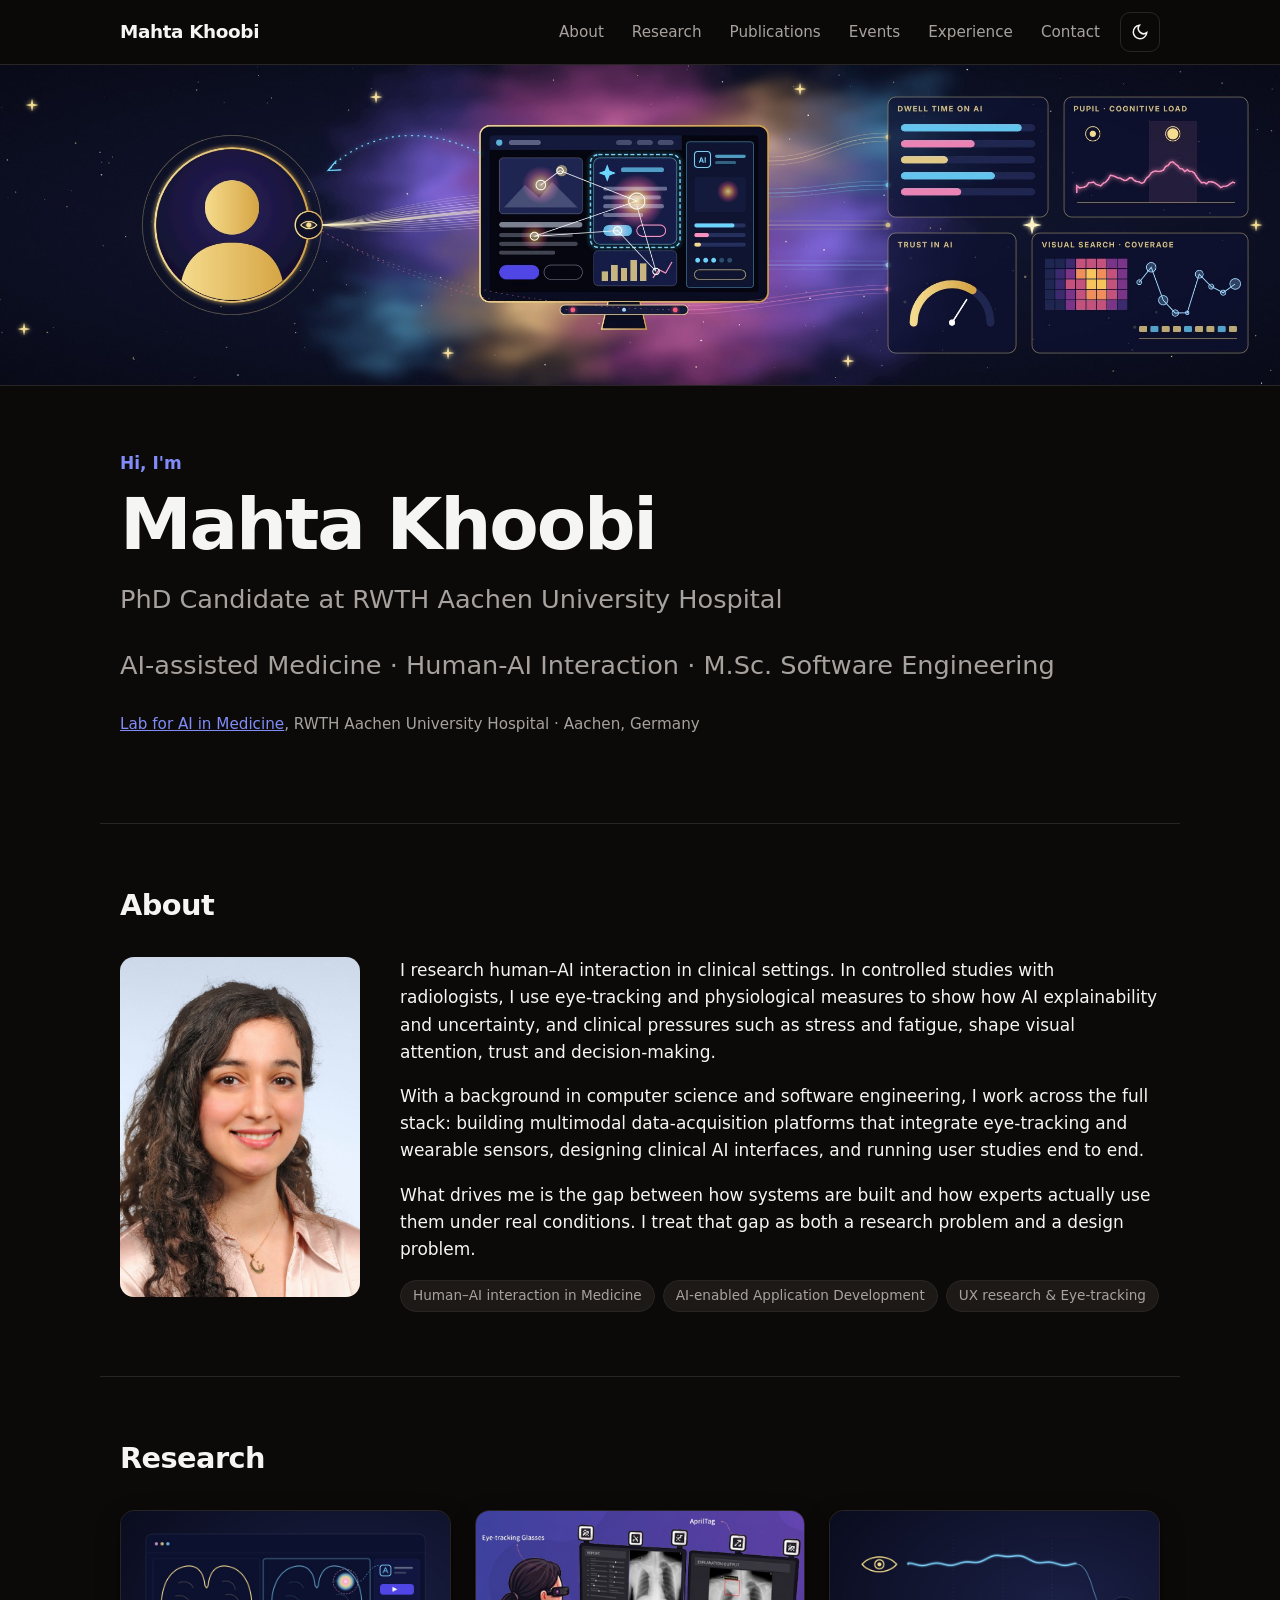
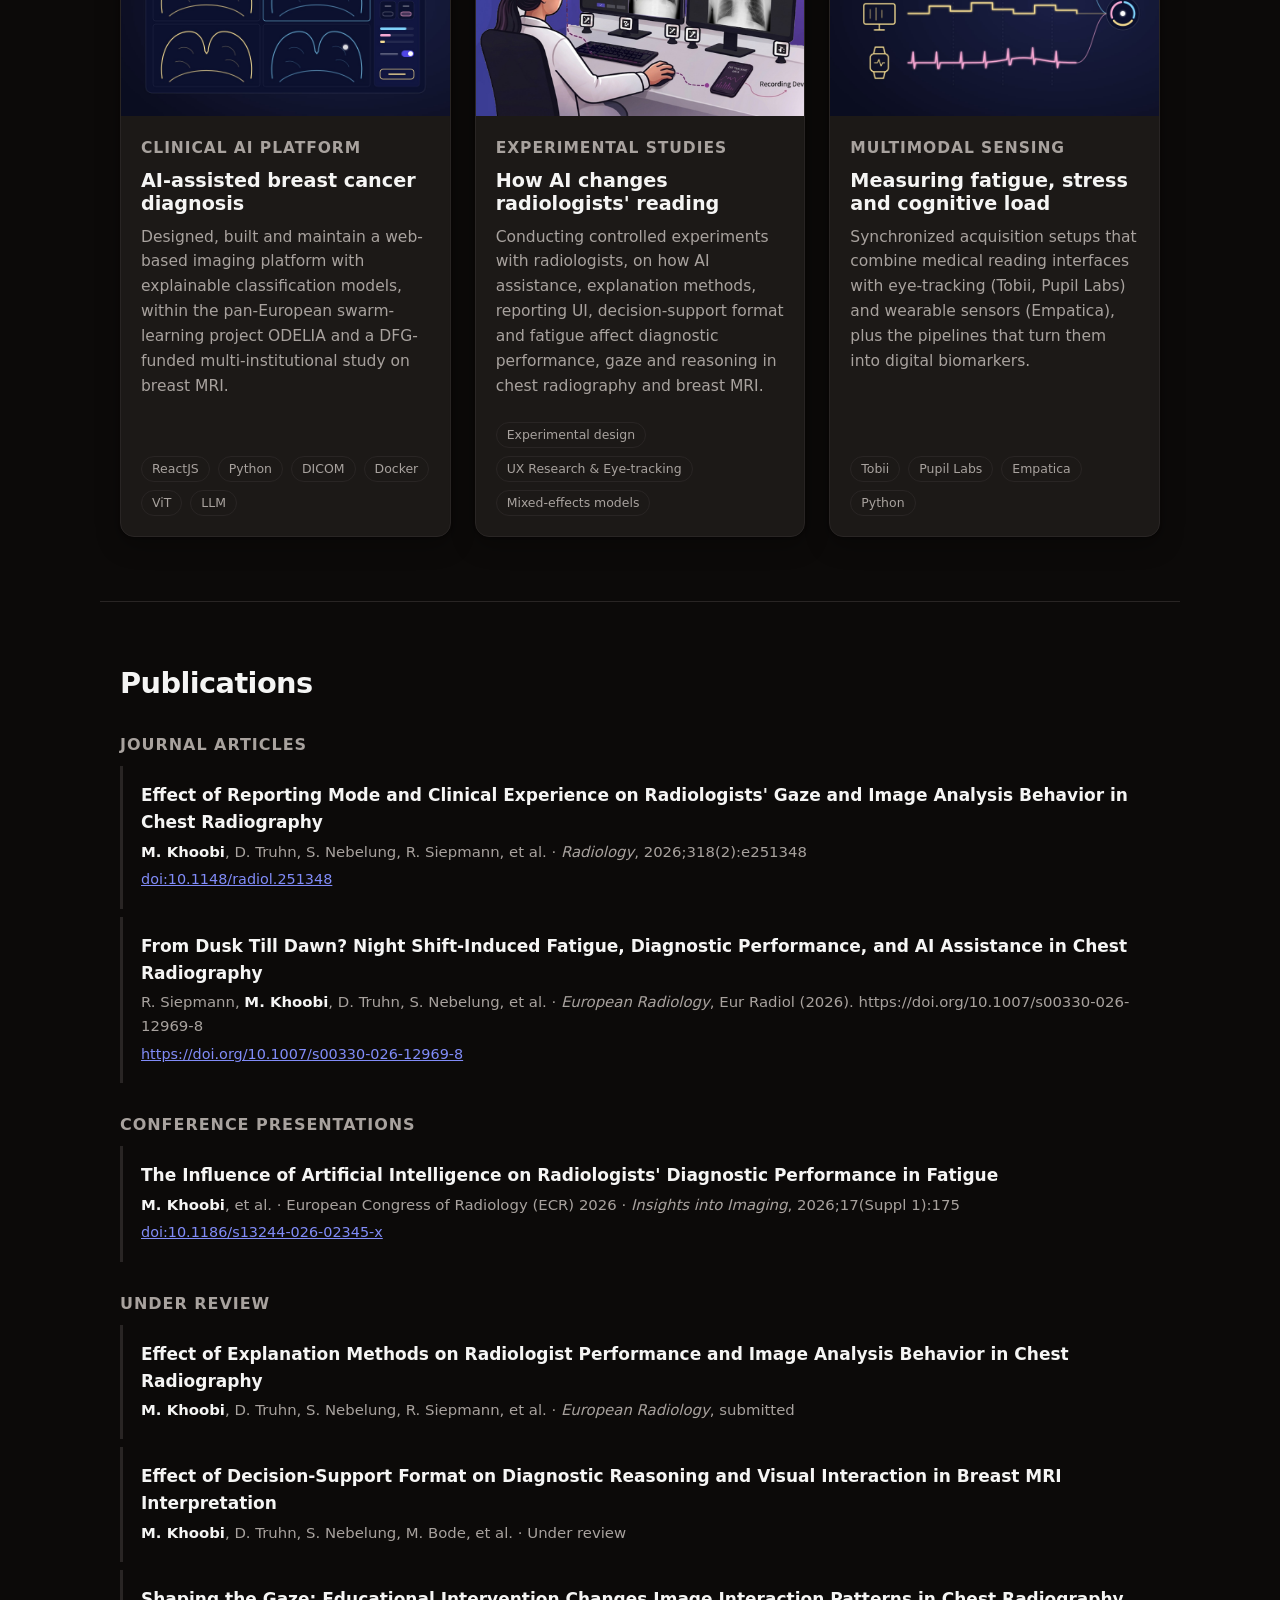
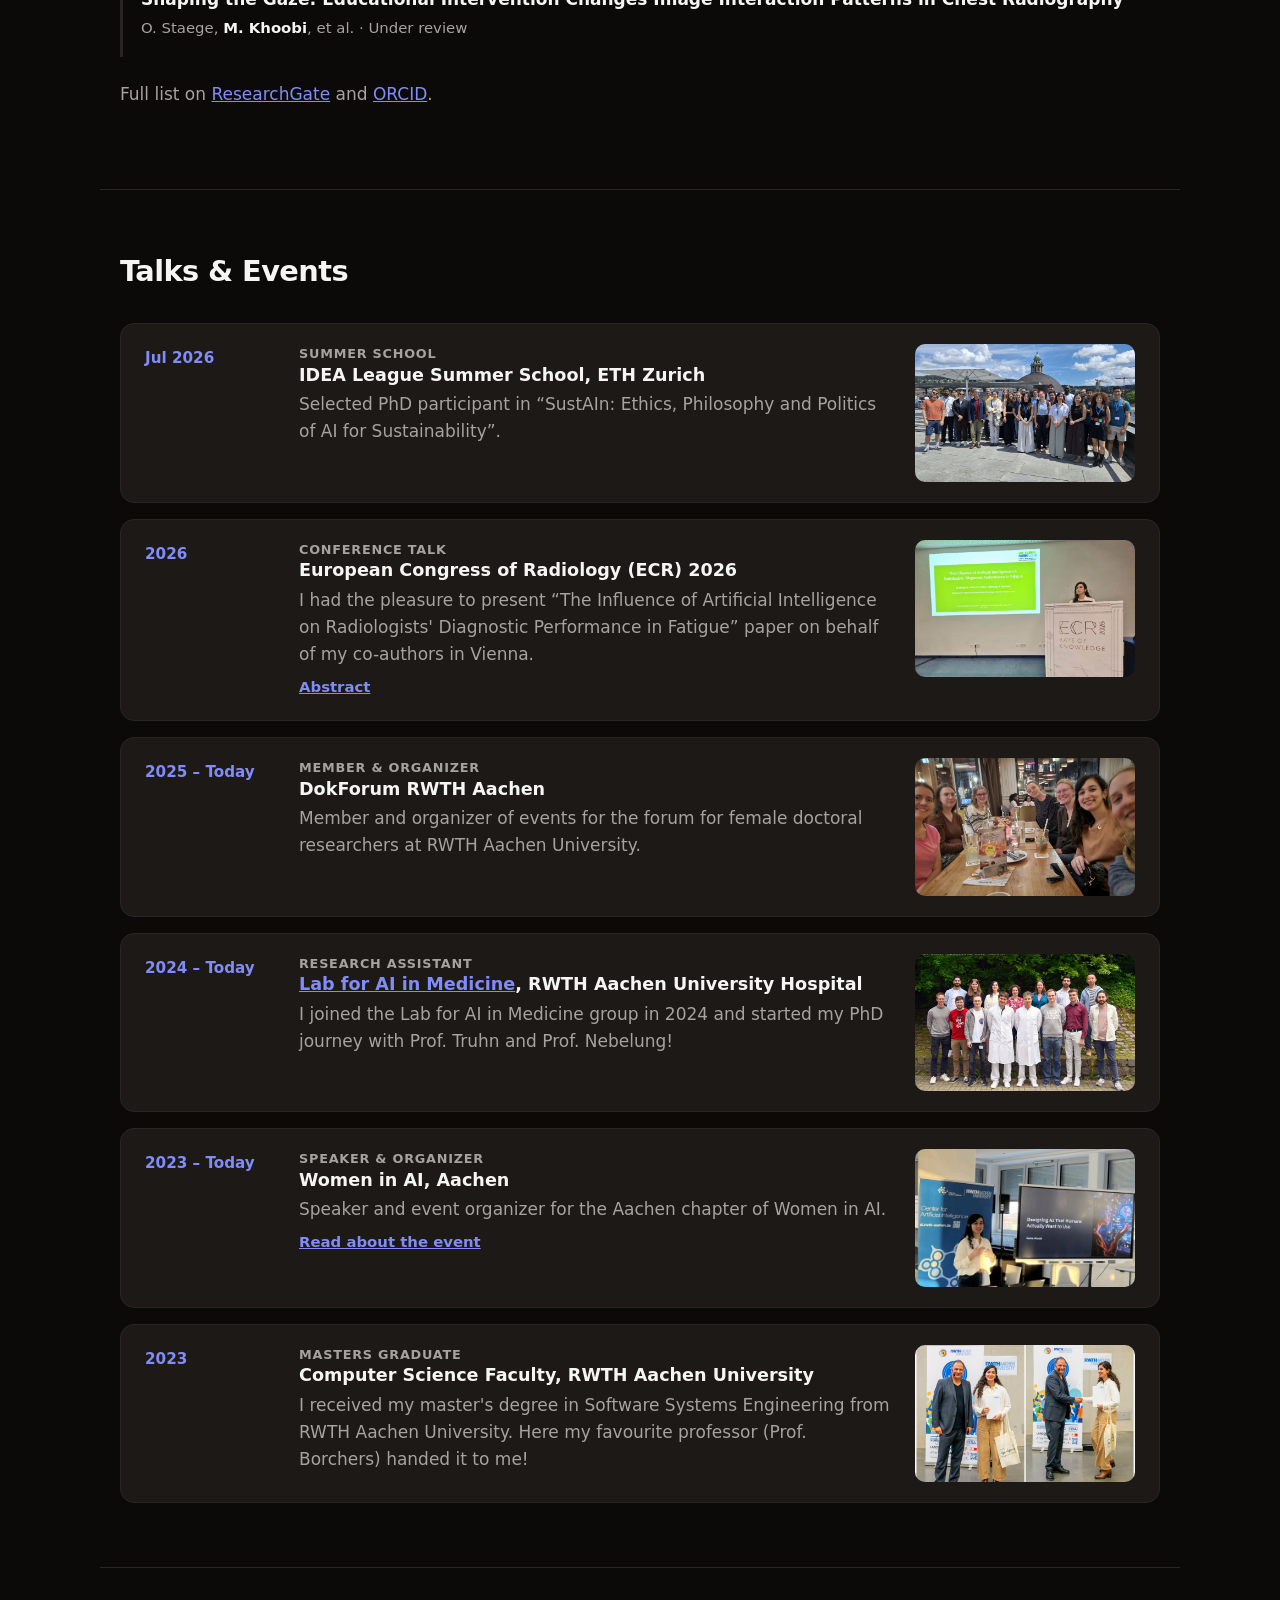
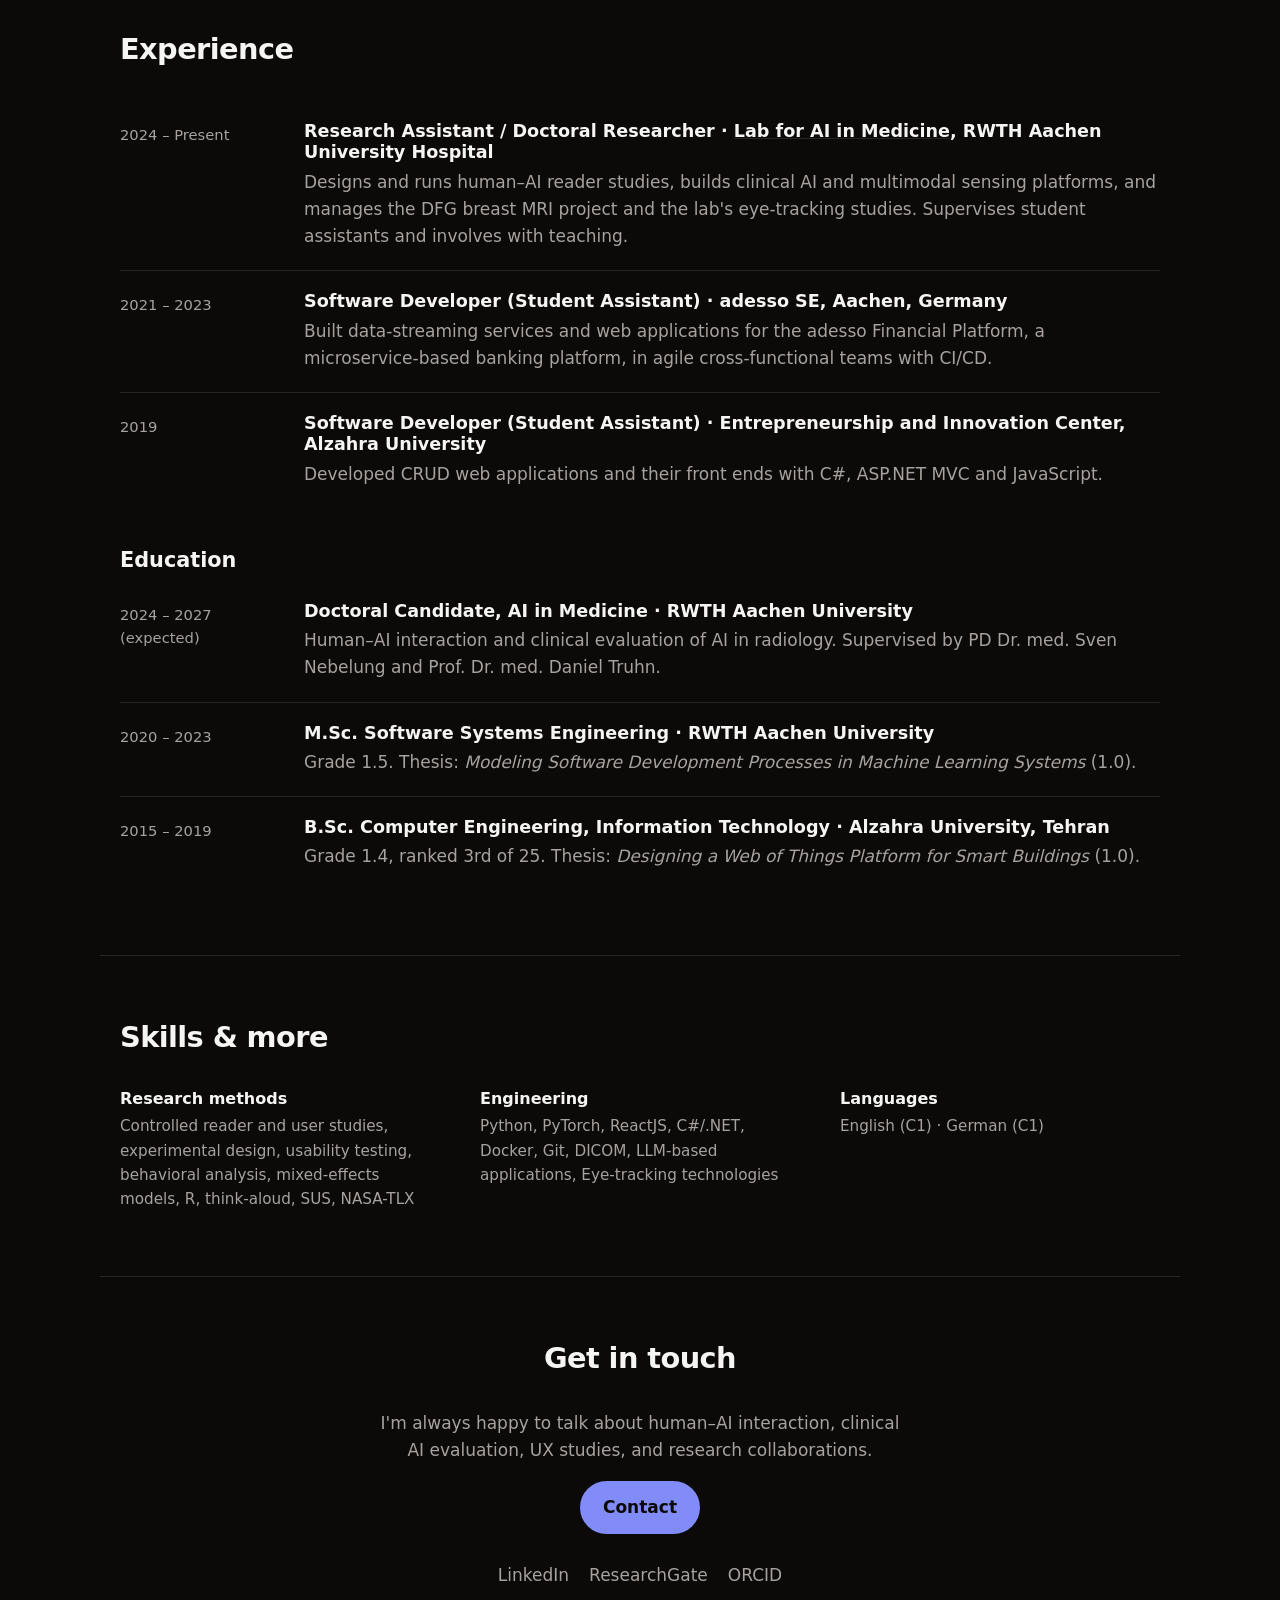
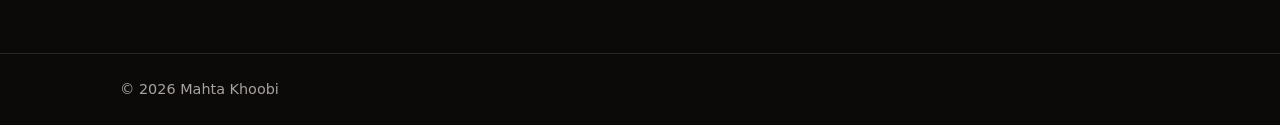
<file: index.html>
<!doctype html>
<html lang="en" data-theme="dark">
<head>
  <meta charset="utf-8">
  <meta name="viewport" content="width=device-width, initial-scale=1">
  <title>Mahta Khoobi · Human–AI Interaction in Clinical AI</title>
  <meta name="description" content="Mahta Khoobi is a doctoral researcher at RWTH Aachen University studying human-AI interaction with software engineering background.">
  <meta property="og:title" content="Mahta Khoobi · Human–AI Interaction in Clinical AI">
  <meta property="og:description" content="Doctoral researcher at RWTH Aachen University studying human-AI interaction with software engineering background.">
  <meta property="og:type" content="website">
  <meta property="og:image" content="assets/cover2.jpg">
  <link rel="icon" href="assets/favicon.svg" type="image/svg+xml">
  <link rel="stylesheet" href="styles.css">
  <script>
    // Apply saved theme before paint to avoid a flash.
    try {
      var t = localStorage.getItem('theme');
      if (t) document.documentElement.dataset.theme = t;
    } catch (e) {}
  </script>
</head>
<body>
  <a class="skip-link" href="#main">Skip to content</a>

  <header class="site-header">
    <div class="container header-inner">
      <a class="logo" href="#top" aria-label="Home">Mahta Khoobi</a>
      <nav class="nav" aria-label="Main">
        <button class="nav-toggle" aria-expanded="false" aria-controls="nav-links" aria-label="Open menu">
          <span></span><span></span><span></span>
        </button>
        <ul id="nav-links" class="nav-links">
          <li><a href="#about">About</a></li>
          <li><a href="#research">Research</a></li>
          <li><a href="#publications">Publications</a></li>
          <li><a href="#events">Events</a></li>
          <li><a href="#experience">Experience</a></li>
          <li><a href="#contact">Contact</a></li>
        </ul>
        <button class="theme-toggle" aria-label="Toggle dark mode" title="Toggle dark mode">
          <svg class="icon-sun" viewBox="0 0 24 24" aria-hidden="true"><circle cx="12" cy="12" r="4"/><path d="M12 2v2M12 20v2M4.9 4.9l1.4 1.4M17.7 17.7l1.4 1.4M2 12h2M20 12h2M4.9 19.1l1.4-1.4M17.7 6.3l1.4-1.4"/></svg>
          <svg class="icon-moon" viewBox="0 0 24 24" aria-hidden="true"><path d="M21 12.8A9 9 0 1 1 11.2 3a7 7 0 0 0 9.8 9.8z"/></svg>
        </button>
      </nav>
    </div>
  </header>

  <main id="main">
    <!-- ============ COVER ============ -->
    <div class="cover">
      <img src="assets/cover2.jpg" alt="Illustration: a user reads a chest X-ray with AI assistance while an eye-tracker records their gaze, turning it into insights on dwell time, cognitive load, trust and visual search" width="2400" height="600">
    </div>

    <!-- ============ HERO ============ -->
    <section id="top" class="hero container">
      <p class="eyebrow">Hi, I'm</p>
      <h1>Mahta Khoobi</h1>
      <p class="hero-role">PhD Candidate at RWTH Aachen University Hospital </p>
          <p class="hero-role">AI-assisted Medicine · Human-AI Interaction · M.Sc. Software Engineering</p>

      <p class="hero-meta"><a href="https://truhn.ai/page_id_34" target="_blank" rel="noopener">Lab for AI in Medicine</a>, RWTH Aachen University Hospital · Aachen, Germany</p>
     
    </section>

    <!-- ============ ABOUT ============ -->
    <section id="about" class="section container">
      <h2 class="section-title">About</h2>
      <div class="about-grid">
        <img class="avatar" src="assets/mahta.jpeg" alt="Portrait of Mahta Khoobi" width="240" height="340">
        <div class="about-text">
          <p>I research human–AI interaction in clinical settings. In controlled studies with radiologists, I use eye-tracking and physiological measures to show how AI explainability and uncertainty, and clinical pressures such as stress and fatigue, shape visual attention, trust and decision-making.</p>
          <p>With a background in computer science and software engineering, I work across the full stack: building multimodal data-acquisition platforms that integrate eye-tracking and wearable sensors, designing clinical AI interfaces, and running user studies end to end.</p>
          <p>What drives me is the gap between how systems are built and how experts actually use them under real conditions. I treat that gap as both a research problem and a design problem.</p>
          <ul class="tags" aria-label="Research interests">
            <li>Human–AI interaction in Medicine</li>
                    <li>AI-enabled Application Development</li>
                     <li>UX research & Eye-tracking</li>
          
     
      
        
          </ul>
        </div>
      </div>
    </section>

    <!-- ============ RESEARCH ============ -->
    <!-- EDIT: to add an image to a research card, put it in assets/research/ (e.g. assets/research/reader-study.jpg)
         and change that card's src="assets/research/placeholder.svg" to point at it. -->
    <section id="research" class="section container">
      <h2 class="section-title">Research</h2>
      <div class="project-grid">

        <article class="card">
          <img class="card-img" src="assets/research/breast-mri-viewer.jpg" alt="Image for AI-assisted breast cancer diagnosis" loading="lazy">
          <div class="card-body">
            <p class="card-kicker">Clinical AI platform</p>
            <h3>AI-assisted breast cancer diagnosis</h3>
            <p>Designed, built and maintain a web-based imaging platform with explainable classification models, within the pan-European swarm-learning project ODELIA and a DFG-funded multi-institutional study on breast MRI.</p>
            <ul class="tags small"><li>ReactJS</li><li>Python</li><li>DICOM</li><li>Docker</li><li>ViT</li><li>LLM</li></ul>
          </div>
        </article>
        <article class="card">
          <img class="card-img" src="assets/research/reader-study-setup.jpg" alt="Image for How AI changes radiologists' reading" loading="lazy">
          <div class="card-body">
            <p class="card-kicker">Experimental studies</p>
            <h3>How AI changes radiologists' reading</h3>
            <p>Conducting controlled experiments with radiologists, on how AI assistance, explanation methods, reporting UI, decision-support format and fatigue affect diagnostic performance, gaze and reasoning in chest radiography and breast MRI.</p>
            <ul class="tags small"><li>Experimental design</li><li>UX Research & Eye-tracking</li><li>Mixed-effects models</li></ul>
          </div>
        </article>


        <article class="card">
          <img class="card-img" src="assets/research/multimodal-sensing.jpg" alt="Image for Measuring fatigue, stress and cognitive load" loading="lazy">
          <div class="card-body">
            <p class="card-kicker">Multimodal sensing</p>
            <h3>Measuring fatigue, stress and cognitive load</h3>
            <p>Synchronized acquisition setups that combine medical reading interfaces with eye-tracking (Tobii, Pupil Labs) and wearable sensors (Empatica), plus the pipelines that turn them into digital biomarkers.</p>
            <ul class="tags small"><li>Tobii</li><li>Pupil Labs</li><li>Empatica</li><li>Python</li></ul>
          </div>
        </article>
<!-- 
        <article class="card">
          <img class="card-img" src="assets/research/placeholder.svg" alt="Image for Gaze-based coverage assistant" loading="lazy">
          <div class="card-body">
            <p class="card-kicker">Clinical Quality Assurance</p>
            <h3>Gaze-based coverage assistant</h3>
            <p>A real-time assistant in a customized OHIF DICOM viewer that flags under-inspected anatomic regions, evaluated in a prospective study comparing end-of-read and continuous feedback.</p>
            <ul class="tags small"><li>ReactJS</li><li>Python</li><li>Tobii SDK</li><li>UI/UX</li></ul>
          </div>
        </article>

        <article class="card">
          <img class="card-img" src="assets/research/placeholder.svg" alt="Image for Human–AI interaction in the real world" loading="lazy">
          <div class="card-body">
            <p class="card-kicker">In progress</p>
            <h3>Human–AI interaction in the real world</h3>
            <p>A multi-trial program on AI interface factors (uncertainty cues, output timing, visual grammar, model framing), time pressure and shift fatigue, transferring findings from radiography to knee MRI.</p>
            <ul class="tags small"><li>Factorial trials</li><li>Study design</li></ul>
          </div>
        </article> -->

      </div>
    </section>

    <!-- ============ PUBLICATIONS ============ -->
    <section id="publications" class="section container">
      <h2 class="section-title">Publications</h2>

      <h3 class="pub-heading">Journal articles</h3>
      <ol class="pubs">
        <li>
          <p class="pub-title">Effect of Reporting Mode and Clinical Experience on Radiologists' Gaze and Image Analysis Behavior in Chest Radiography</p>
          <p class="pub-meta"><strong>M. Khoobi</strong>, D. Truhn, S. Nebelung, R. Siepmann, et al. · <em>Radiology</em>, 2026;318(2):e251348</p>
          <a class="pub-link" href="https://doi.org/10.1148/radiol.251348" target="_blank" rel="noopener">doi:10.1148/radiol.251348</a>
        </li>
           <li>
          <p class="pub-title">From Dusk Till Dawn? Night Shift-Induced Fatigue, Diagnostic Performance, and AI Assistance in Chest Radiography</p>
          <p class="pub-meta">R. Siepmann, <strong>M. Khoobi</strong>, D. Truhn, S. Nebelung, et al. · <em>European Radiology</em>, Eur Radiol (2026). https://doi.org/10.1007/s00330-026-12969-8</p>
                <a class="pub-link" href="https://doi.org/10.1007/s00330-026-12969-8" target="_blank" rel="noopener">https://doi.org/10.1007/s00330-026-12969-8</a>
        </li>
      </ol>

      <h3 class="pub-heading">Conference presentations</h3>
      <ol class="pubs">
        <li>
          <p class="pub-title">The Influence of Artificial Intelligence on Radiologists' Diagnostic Performance in Fatigue</p>
          <p class="pub-meta"><strong>M. Khoobi</strong>, et al. · European Congress of Radiology (ECR) 2026 · <em>Insights into Imaging</em>, 2026;17(Suppl 1):175</p>
          <a class="pub-link" href="https://doi.org/10.1186/s13244-026-02345-x" target="_blank" rel="noopener">doi:10.1186/s13244-026-02345-x</a>
        </li>
      </ol>

      <h3 class="pub-heading">Under review</h3>
      <ol class="pubs">
        <li>
          <p class="pub-title">Effect of Explanation Methods on Radiologist Performance and Image Analysis Behavior in Chest Radiography</p>
          <p class="pub-meta"><strong>M. Khoobi</strong>, D. Truhn, S. Nebelung, R. Siepmann, et al. · <em>European Radiology</em>, submitted</p>
        </li>
        <li>
          <p class="pub-title">Effect of Decision-Support Format on Diagnostic Reasoning and Visual Interaction in Breast MRI Interpretation</p>
          <p class="pub-meta"><strong>M. Khoobi</strong>, D. Truhn, S. Nebelung, M. Bode, et al. · Under review</p>
        </li>
        <li>
          <p class="pub-title">Shaping the Gaze: Educational Intervention Changes Image Interaction Patterns in Chest Radiography</p>
          <p class="pub-meta">O. Staege, <strong>M. Khoobi</strong>, et al. · Under review</p>
        </li>
      </ol>

      <p class="pub-more">Full list on <a href="https://www.researchgate.net/profile/Mahta_Khoobi" target="_blank" rel="noopener">ResearchGate</a> and <a href="https://orcid.org/0009-0004-4038-6582" target="_blank" rel="noopener">ORCID</a>.</p>
    </section>

    <!-- ============ TALKS & EVENTS ============ -->
    <!-- EDIT: one <li> per event, newest first.
         Photos: put your image in assets/events/ (e.g. assets/events/ecr-2026.jpg) and change that event's
         <img src="assets/events/placeholder.svg"> to point at it. Update the alt text too. Delete the <img> to show no photo. -->
    <section id="events" class="section container">
      <h2 class="section-title">Talks &amp; Events</h2>
      <ol class="events">
        <li class="event">
          <img class="event-img" src="assets/events/zurich.jpeg" alt="Photo from the IDEA League Summer School at ETH Zurich" loading="lazy">
          <div class="event-date">Jul 2026</div>
          <div class="event-body">
            <p class="event-type">Summer school</p>
            <h3>IDEA League Summer School, ETH Zurich</h3>
            <p>Selected PhD participant in “SustAIn: Ethics, Philosophy and Politics of AI for Sustainability”.</p>
          </div>
        </li>
        <li class="event">
          <img class="event-img" src="assets/events/ecr.jpeg" alt="Photo from the ECR 2026 talk" loading="lazy">
          <div class="event-date">2026</div>
          <div class="event-body">
            <p class="event-type">Conference talk</p>
            <h3>European Congress of Radiology (ECR) 2026</h3>
            <p>I had the pleasure to present “The Influence of Artificial Intelligence on Radiologists' Diagnostic Performance in Fatigue” paper on behalf of my co-authors in Vienna.</p>
            <a class="event-link" href="https://doi.org/10.1186/s13244-026-02345-x" target="_blank" rel="noopener">Abstract</a>
          </div>
        </li>
        <li class="event">
          <img class="event-img" src="assets/events/dokforum.jpeg" alt="Photo from the DokForum RWTH Aachen event" loading="lazy">
          <div class="event-date">2025 – Today</div>
          <div class="event-body">
            <p class="event-type">Member & Organizer</p>
            <h3>DokForum RWTH Aachen</h3>
            <p>Member and organizer of events for the forum for female doctoral researchers at RWTH Aachen University. </p>
          </div>
        </li>
                    <li class="event">
          <img class="event-img" src="assets/events/uka.jpeg" alt="Photo from the Lab for AI in Medicine, RWTH Aachen University" loading="lazy">
          <div class="event-date">2024 – Today</div>
          <div class="event-body">
            <p class="event-type">Research Assistant</p>
            <h3><a href="https://truhn.ai/page_id_34" target="_blank" rel="noopener">Lab for AI in Medicine</a>, RWTH Aachen University Hospital</h3>
            <p>I joined the Lab for AI in Medicine group in 2024 and started my PhD journey with Prof. Truhn and Prof. Nebelung!</p>
          </div>
        </li>
        <li class="event">
          <img class="event-img" src="assets/events/wai1.jpeg" alt="Photo from the Women in AI Aachen event" loading="lazy">
          <div class="event-date">2023 – Today</div>
          <div class="event-body">
            <p class="event-type">Speaker &amp; organizer</p>
            <h3>Women in AI, Aachen</h3>
            <p>Speaker and event organizer for the Aachen chapter of Women in AI. </p>
            <a class="event-link" href="https://www.ai.rwth-aachen.de/cms/ki/das-ki-center/aktuelle-meldungen/~bmcmhs/staerkung-von-frauen-in-der-ki-science/?lidx=1" target="_blank" rel="noopener">Read about the event</a>
          </div>
        </li>
                    <li class="event">
          <img class="event-img" src="assets/events/mastersgrad.jpeg" alt="Photo from the Graduation Ceremony of Masters Program, RWTH Aachen University" loading="lazy">
          <div class="event-date">2023</div>
          <div class="event-body">
            <p class="event-type">Masters Graduate</p>
            <h3>Computer Science Faculty, RWTH Aachen University</h3>
            <p>I received my master's degree in Software Systems Engineering from RWTH Aachen University. Here my favourite professor (Prof. Borchers) handed it to me!</p>
          </div>
        </li>
  
      </ol>
    </section>

    <!-- ============ EXPERIENCE ============ -->
    <section id="experience" class="section container">
      <h2 class="section-title">Experience</h2>
      <ol class="timeline">
        <li>
          <div class="timeline-meta">2024 – Present</div>
          <div>
            <h3>Research Assistant / Doctoral Researcher · <a href="https://truhn.ai/page_id_34" target="_blank" rel="noopener">Lab for AI in Medicine</a>, RWTH Aachen University Hospital</h3>
            <p>Designs and runs human–AI reader studies, builds clinical AI and multimodal sensing platforms, and manages the DFG breast MRI project and the lab's eye-tracking studies. Supervises student assistants and involves with teaching.</p>
          </div>
        </li>
        <li>
          <div class="timeline-meta">2021 – 2023</div>
          <div>
            <h3>Software Developer (Student Assistant) · adesso SE, Aachen, Germany</h3>
            <p>Built data-streaming services and web applications for the adesso Financial Platform, a microservice-based banking platform, in agile cross-functional teams with CI/CD.</p>
          </div>
        </li>
        <li>
          <div class="timeline-meta">2019</div>
          <div>
            <h3>Software Developer (Student Assistant) · Entrepreneurship and Innovation Center, Alzahra University</h3>
            <p>Developed CRUD web applications and their front ends with C#, ASP.NET MVC and JavaScript.</p>
          </div>
        </li>
      </ol>

      <h3 class="sub-title">Education</h3>
      <ol class="timeline">
        <li>
          <div class="timeline-meta">2024 – 2027 (expected)</div>
          <div>
            <h3>Doctoral Candidate, AI in Medicine · RWTH Aachen University</h3>
            <p>Human–AI interaction and clinical evaluation of AI in radiology. Supervised by PD Dr. med. Sven Nebelung and Prof. Dr. med. Daniel Truhn.</p>
          </div>
        </li>
        <li>
          <div class="timeline-meta">2020 – 2023</div>
          <div>
            <h3>M.Sc. Software Systems Engineering · RWTH Aachen University</h3>
            <p>Grade 1.5. Thesis: <em>Modeling Software Development Processes in Machine Learning Systems</em> (1.0).</p>
          </div>
        </li>
        <li>
          <div class="timeline-meta">2015 – 2019</div>
          <div>
            <h3>B.Sc. Computer Engineering, Information Technology · Alzahra University, Tehran</h3>
            <p>Grade 1.4, ranked 3rd of 25. Thesis: <em>Designing a Web of Things Platform for Smart Buildings</em> (1.0).</p>
          </div>
        </li>
      </ol>
    </section>

    <!-- ============ SKILLS ============ -->
    <section id="skills" class="section container">
      <h2 class="section-title">Skills &amp; more</h2>
      <div class="skills-grid">
        <div>
          <h3>Research methods</h3>
          <p>Controlled reader and user studies, experimental design, usability testing, behavioral analysis, mixed-effects models, R, think-aloud, SUS, NASA-TLX</p>
        </div>

        <div>
          <h3>Engineering</h3>
          <p>Python, PyTorch, ReactJS, C#/.NET, Docker, Git, DICOM, LLM-based applications, Eye-tracking technologies</p>
        </div>
    
        <div>
          <h3>Languages</h3>
          <p>English (C1) · German (C1)</p>
        </div>
      </div>
    </section>

    <!-- ============ CONTACT ============ -->
    <section id="contact" class="section container contact">
      <h2 class="section-title">Get in touch</h2>
      <p>I'm always happy to talk about human–AI interaction, clinical AI evaluation, UX studies, and research collaborations.</p>
      <a class="btn btn-primary" href="mailto:mahta.khoobi@rwth-aachen.de">Contact</a>
      <ul class="socials">
        <li><a href="https://www.linkedin.com/in/mahta-khoobi" target="_blank" rel="noopener">LinkedIn</a></li>
        <li><a href="https://www.researchgate.net/profile/Mahta_Khoobi" target="_blank" rel="noopener">ResearchGate</a></li>
        <li><a href="https://orcid.org/0009-0004-4038-6582" target="_blank" rel="noopener">ORCID</a></li>
      </ul>
    </section>
  </main>

  <footer class="site-footer">
    <div class="container">
      <p>© <span id="year"></span> Mahta Khoobi</p>
    </div>
  </footer>

  <script src="script.js"></script>
</body>
</html>
</file>
<file: styles.css>
/* ==========================================================
   Colors and fonts. Change --accent to restyle the whole site.
   ========================================================== */
:root {
  --accent: #4f46e5;
  --accent-contrast: #ffffff;
  --bg: #fafaf9;
  --surface: #ffffff;
  --text: #1c1917;
  --muted: #57534e;
  --border: #e7e5e4;
  --shadow: 0 1px 2px rgb(0 0 0 / 0.04), 0 8px 24px rgb(0 0 0 / 0.06);
  --radius: 14px;
  --font: system-ui, -apple-system, "Segoe UI", Roboto, "Helvetica Neue", Arial, sans-serif;
  --max: 1080px;
  color-scheme: light;
}

@media (prefers-color-scheme: dark) {
  :root:not([data-theme="light"]) {
    --accent: #818cf8;
    --accent-contrast: #0c0a09;
    --bg: #0c0a09;
    --surface: #1c1917;
    --text: #f5f5f4;
    --muted: #a8a29e;
    --border: #292524;
    --shadow: 0 1px 2px rgb(0 0 0 / 0.3), 0 8px 24px rgb(0 0 0 / 0.3);
    color-scheme: dark;
  }
}
:root[data-theme="dark"] {
  --accent: #818cf8;
  --accent-contrast: #0c0a09;
  --bg: #0c0a09;
  --surface: #1c1917;
  --text: #f5f5f4;
  --muted: #a8a29e;
  --border: #292524;
  --shadow: 0 1px 2px rgb(0 0 0 / 0.3), 0 8px 24px rgb(0 0 0 / 0.3);
  color-scheme: dark;
}

/* ---------- Base ---------- */
*, *::before, *::after { box-sizing: border-box; }
html { scroll-behavior: smooth; scroll-padding-top: 72px; }
body {
  margin: 0;
  font-family: var(--font);
  font-size: 17px;
  line-height: 1.6;
  color: var(--text);
  background: var(--bg);
  -webkit-font-smoothing: antialiased;
}
img { max-width: 100%; display: block; }
a { color: var(--accent); }
h1, h2, h3 { line-height: 1.2; margin: 0 0 0.5em; }
p { margin: 0 0 1em; }

.container { width: 100%; max-width: var(--max); margin: 0 auto; padding: 0 20px; }

.skip-link {
  position: absolute; left: -9999px; top: 8px;
  background: var(--accent); color: var(--accent-contrast);
  padding: 8px 12px; border-radius: 8px; z-index: 100;
}
.skip-link:focus { left: 8px; }

:focus-visible { outline: 2px solid var(--accent); outline-offset: 3px; border-radius: 4px; }

/* ---------- Header ---------- */
.site-header {
  position: sticky; top: 0; z-index: 50;
  background: color-mix(in srgb, var(--bg) 85%, transparent);
  backdrop-filter: saturate(160%) blur(10px);
  border-bottom: 1px solid var(--border);
}
.header-inner { display: flex; align-items: center; justify-content: space-between; height: 64px; }
.logo { font-weight: 800; font-size: 1.15rem; color: var(--text); text-decoration: none; letter-spacing: -0.02em; }
.nav { display: flex; align-items: center; gap: 8px; }
.nav-links { list-style: none; display: flex; gap: 4px; margin: 0; padding: 0; }
.nav-links a {
  color: var(--muted); text-decoration: none; padding: 8px 12px; border-radius: 8px; font-size: 0.95rem;
}
.nav-links a:hover { color: var(--text); background: var(--surface); }

.theme-toggle, .nav-toggle {
  background: none; border: 1px solid var(--border); color: var(--text);
  width: 40px; height: 40px; border-radius: 10px; cursor: pointer;
  display: inline-grid; place-items: center;
}
.theme-toggle svg { width: 18px; height: 18px; fill: none; stroke: currentColor; stroke-width: 2; stroke-linecap: round; }
.icon-moon { display: none; }
:root[data-theme="dark"] .icon-sun { display: none; }
:root[data-theme="dark"] .icon-moon { display: block; }
@media (prefers-color-scheme: dark) {
  :root:not([data-theme="light"]) .icon-sun { display: none; }
  :root:not([data-theme="light"]) .icon-moon { display: block; }
}

.nav-toggle { display: none; gap: 4px; align-content: center; }
.nav-toggle span { display: block; width: 18px; height: 2px; background: currentColor; border-radius: 2px; }

@media (max-width: 720px) {
  .nav-toggle { display: inline-grid; }
  .nav-links {
    position: absolute; top: 64px; left: 0; right: 0;
    flex-direction: column; gap: 0; padding: 8px 20px 16px;
    background: var(--bg); border-bottom: 1px solid var(--border);
    display: none;
  }
  .nav-links.open { display: flex; }
  .nav-links a { display: block; padding: 12px 0; }
}

/* ---------- Cover ---------- */
.cover { background: #080b1a; border-bottom: 1px solid var(--border); }
.cover img { width: 100%; height: auto; max-width: 1920px; margin: 0 auto; aspect-ratio: 4 / 1; min-height: 180px; object-fit: cover; object-position: 45% center; }
@media (max-width: 720px) {
  .cover img { min-height: 0; aspect-ratio: auto; object-fit: contain; }
}
/* ---------- Hero ---------- */
.hero { padding-top: 64px; padding-bottom: 72px; }
.eyebrow { color: var(--accent); font-weight: 600; margin-bottom: 0.25em; }
.hero h1 { font-size: clamp(2.6rem, 7vw, 4.5rem); letter-spacing: -0.03em; margin-bottom: 0.15em; }
.hero-role { font-size: clamp(1.2rem, 3vw, 1.6rem); color: var(--muted); font-weight: 500; }
.hero-pitch { max-width: 60ch; font-size: 1.1rem; }
.hero-meta { color: var(--muted); font-size: 0.95rem; }
.hero-actions { display: flex; flex-wrap: wrap; gap: 12px; margin-top: 28px; }

.btn {
  display: inline-block; padding: 12px 22px; border-radius: 999px;
  font-weight: 600; text-decoration: none; border: 1px solid transparent;
  transition: transform 0.15s ease, background 0.15s ease;
}
.btn:hover { transform: translateY(-1px); }
.btn-primary { background: var(--accent); color: var(--accent-contrast); }
.btn-ghost { border-color: var(--border); color: var(--text); background: var(--surface); }

/* ---------- Sections ---------- */
.section { padding-top: 64px; padding-bottom: 64px; border-top: 1px solid var(--border); }
.section-title { font-size: 1.8rem; letter-spacing: -0.02em; margin-bottom: 1.2em; }

.about-grid { display: grid; grid-template-columns: 240px 1fr; gap: 40px; align-items: start; }
.avatar { width: 240px; height: 340px; object-fit: cover; object-position: top; border-radius: var(--radius); background: var(--surface); }
@media (max-width: 720px) {
  .about-grid { grid-template-columns: 1fr; }
      .avatar { width: 180px; height: auto; object-fit: contain; }
}

.tags { list-style: none; display: flex; flex-wrap: wrap; gap: 8px; padding: 0; margin: 16px 0 0; }
.tags li {
  font-size: 0.85rem; padding: 4px 12px; border-radius: 999px;
  background: var(--surface); border: 1px solid var(--border); color: var(--muted);
}
.tags.small li { font-size: 0.78rem; padding: 2px 10px; }

/* ---------- Projects ---------- */
.project-grid { display: grid; grid-template-columns: repeat(auto-fill, minmax(280px, 1fr)); gap: 24px; }
.card {
  background: var(--surface); border: 1px solid var(--border); border-radius: var(--radius);
  overflow: hidden; box-shadow: var(--shadow); display: flex; flex-direction: column;
  transition: transform 0.2s ease;
}
.card:hover { transform: translateY(-3px); }
.card-img { aspect-ratio: 16 / 10; object-fit: cover; width: 100%; background: var(--border); }
.card-body { padding: 20px; display: flex; flex-direction: column; flex: 1; }
.card-body h3 { font-size: 1.2rem; }
.card-body p { color: var(--muted); font-size: 0.97rem; }
.card-links { display: flex; gap: 16px; margin-top: auto; padding-top: 16px; font-weight: 600; font-size: 0.95rem; }
.card-links a { text-decoration: none; }
.card-links a:hover { text-decoration: underline; }

.card-kicker { color: var(--accent); font-size: 0.8rem; font-weight: 700; text-transform: uppercase; letter-spacing: 0.06em; margin-bottom: 0.5em; }
.card-body .tags { margin-top: auto; padding-top: 8px; }

/* ---------- Publications ---------- */
.pub-heading { font-size: 1rem; color: var(--muted); text-transform: uppercase; letter-spacing: 0.06em; margin: 32px 0 12px; }
.pub-heading:first-of-type { margin-top: 0; }
.pubs { list-style: none; padding: 0; margin: 0; }
.pubs li { padding: 16px 0 16px 18px; border-left: 3px solid var(--border); margin-bottom: 8px; }
.pubs li:hover { border-left-color: var(--accent); }
.pub-title { font-weight: 600; margin-bottom: 0.25em; }
.pub-meta { color: var(--muted); font-size: 0.93rem; margin: 0; }
.pub-meta strong { color: var(--text); }
.pub-link { font-size: 0.9rem; display: inline-block; margin-top: 4px; overflow-wrap: anywhere; }
.pub-more { margin-top: 24px; color: var(--muted); }

/* ---------- Events ---------- */
.events { list-style: none; padding: 0; margin: 0; display: grid; gap: 16px; }
.event {
  display: grid; grid-template-columns: 130px 1fr 220px; grid-template-areas: "date body img"; gap: 24px; align-items: start;
  background: var(--surface); border: 1px solid var(--border); border-radius: var(--radius); padding: 20px 24px;
}
.event-date { color: var(--accent); font-weight: 700; font-size: 0.95rem; padding-top: 2px; }
.event-type { color: var(--muted); font-size: 0.8rem; font-weight: 700; text-transform: uppercase; letter-spacing: 0.06em; margin-bottom: 0.3em; }
.event-body h3 { font-size: 1.1rem; margin-bottom: 0.3em; }
.event-body p { color: var(--muted); margin: 0; }
.event-link { display: inline-block; margin-top: 8px; font-weight: 600; font-size: 0.93rem; }
.event-date { grid-area: date; }
.event-body { grid-area: body; }
.event-img { grid-area: img; width: 100%; aspect-ratio: 16 / 10; object-fit: cover; border-radius: 10px; background: var(--border); }
@media (max-width: 860px) {
  .event { grid-template-columns: 110px 1fr; grid-template-areas: "date body" "img img"; }
}
@media (max-width: 600px) { .event { grid-template-columns: 1fr; grid-template-areas: "img" "date" "body"; gap: 8px; padding: 18px; } }

/* ---------- Experience ---------- */
.timeline { list-style: none; padding: 0; margin: 0; }
.timeline li {
  display: grid; grid-template-columns: 160px 1fr; gap: 24px;
  padding: 20px 0; border-bottom: 1px solid var(--border);
}
.timeline li:last-child { border-bottom: 0; }
.timeline-meta { color: var(--muted); font-size: 0.92rem; padding-top: 2px; }
.timeline h3 { font-size: 1.1rem; margin-bottom: 0.3em; }
.timeline p { color: var(--muted); margin: 0; }
.timeline h3 a { color: inherit; text-decoration-color: var(--border); }
.sub-title { font-size: 1.3rem; margin: 40px 0 8px; }

/* ---------- Skills ---------- */
.skills-grid { display: grid; grid-template-columns: repeat(auto-fill, minmax(280px, 1fr)); gap: 28px 40px; }
.skills-grid h3 { font-size: 1rem; margin-bottom: 0.4em; }
.skills-grid p { color: var(--muted); font-size: 0.95rem; margin: 0; }
@media (max-width: 600px) {
  .timeline li { grid-template-columns: 1fr; gap: 4px; }
}

/* ---------- Contact ---------- */
.contact { text-align: center; }
.contact p { color: var(--muted); max-width: 50ch; margin-left: auto; margin-right: auto; }
.socials { list-style: none; display: flex; flex-wrap: wrap; justify-content: center; gap: 20px; padding: 0; margin: 28px 0 0; }
.socials a { color: var(--muted); text-decoration: none; font-weight: 500; }
.socials a:hover { color: var(--accent); }

/* ---------- Footer ---------- */
.site-footer { border-top: 1px solid var(--border); padding: 24px 0; color: var(--muted); font-size: 0.9rem; }
.site-footer p { margin: 0; }

/* ---------- Reveal on scroll ---------- */
.reveal { opacity: 0; transform: translateY(16px); transition: opacity 0.6s ease, transform 0.6s ease; }
.reveal.visible { opacity: 1; transform: none; }
@media (prefers-reduced-motion: reduce) {
  html { scroll-behavior: auto; }
  .reveal { opacity: 1; transform: none; transition: none; }
  .btn, .card { transition: none; }
}

/* ---------- Event photo lightbox ---------- */
.event-img, .card-img { cursor: zoom-in; transition: opacity 0.15s ease; }
.event-img:hover, .card-img:hover { opacity: 0.88; }
.lightbox {
  position: fixed; inset: 0; z-index: 200; display: none;
  align-items: center; justify-content: center; padding: 24px;
  background: rgb(0 0 0 / 0.88); cursor: zoom-out;
}
.lightbox.open { display: flex; }
.lightbox img { max-width: 100%; max-height: 100%; object-fit: contain; border-radius: 8px; box-shadow: 0 10px 40px rgb(0 0 0 / 0.5); }
.lightbox-close {
  position: absolute; top: 16px; right: 16px; width: 44px; height: 44px; border-radius: 50%;
  border: 0; background: rgb(255 255 255 / 0.15); color: #fff; font-size: 26px; line-height: 1; cursor: pointer;
}
.lightbox-close:hover { background: rgb(255 255 255 / 0.3); }
</file>
